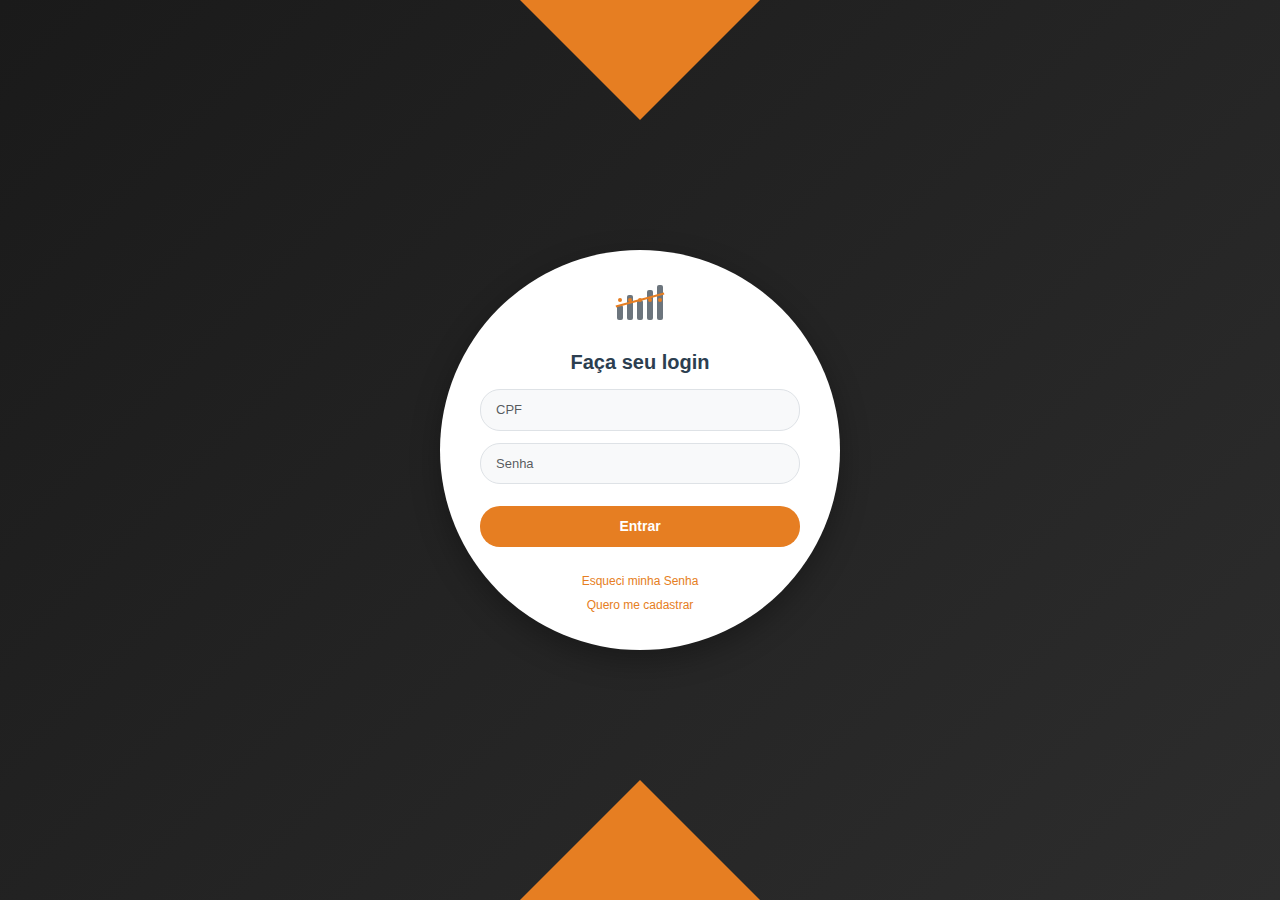
<file: index.html>
<!DOCTYPE html>
<html lang="pt-BR">
<head>
    <meta charset="UTF-8">
    <meta name="viewport" content="width=device-width, initial-scale=1.0">
    <title>Fintech - Login</title>
    <link href="https://cdnjs.cloudflare.com/ajax/libs/bootstrap/5.3.2/css/bootstrap.min.css" rel="stylesheet">
    <link href="https://cdnjs.cloudflare.com/ajax/libs/font-awesome/6.4.0/css/all.min.css" rel="stylesheet">
    <link href="style.css" rel="stylesheet">
</head>
<body>
    <div class="triangle-top"></div>
    <div class="triangle-bottom"></div>

    <div class="container-fluid login-container">
        <div class="login-card">
            <div class="logo-container">
                <div class="chart-icon">
                    <div class="bar"></div>
                    <div class="bar"></div>
                    <div class="bar"></div>
                    <div class="bar"></div>
                    <div class="bar"></div>
                    <div class="trend-line"></div>
                    <div class="trend-dots">
                        <div class="dot"></div>
                        <div class="dot"></div>
                        <div class="dot"></div>
                        <div class="dot"></div>
                        <div class="dot"></div>
                    </div>
                </div>
            </div>

            <h2 class="screen-title">Faça seu login</h2>

            <form style="width: 100%;">
                <div class="form-group">
                    <input type="text" class="form-control" placeholder="CPF" required>
                </div>
                <div class="form-group">
                    <input type="password" class="form-control" placeholder="Senha" required>
                </div>
                <button type="submit" class="btn-primary-custom">Entrar</button>
            </form>

            <div class="screen-links">
                <a href="#">Esqueci minha Senha</a>
                <a href="#">Quero me cadastrar</a>
            </div>
        </div>
    </div>
</body>
</html>
</file>
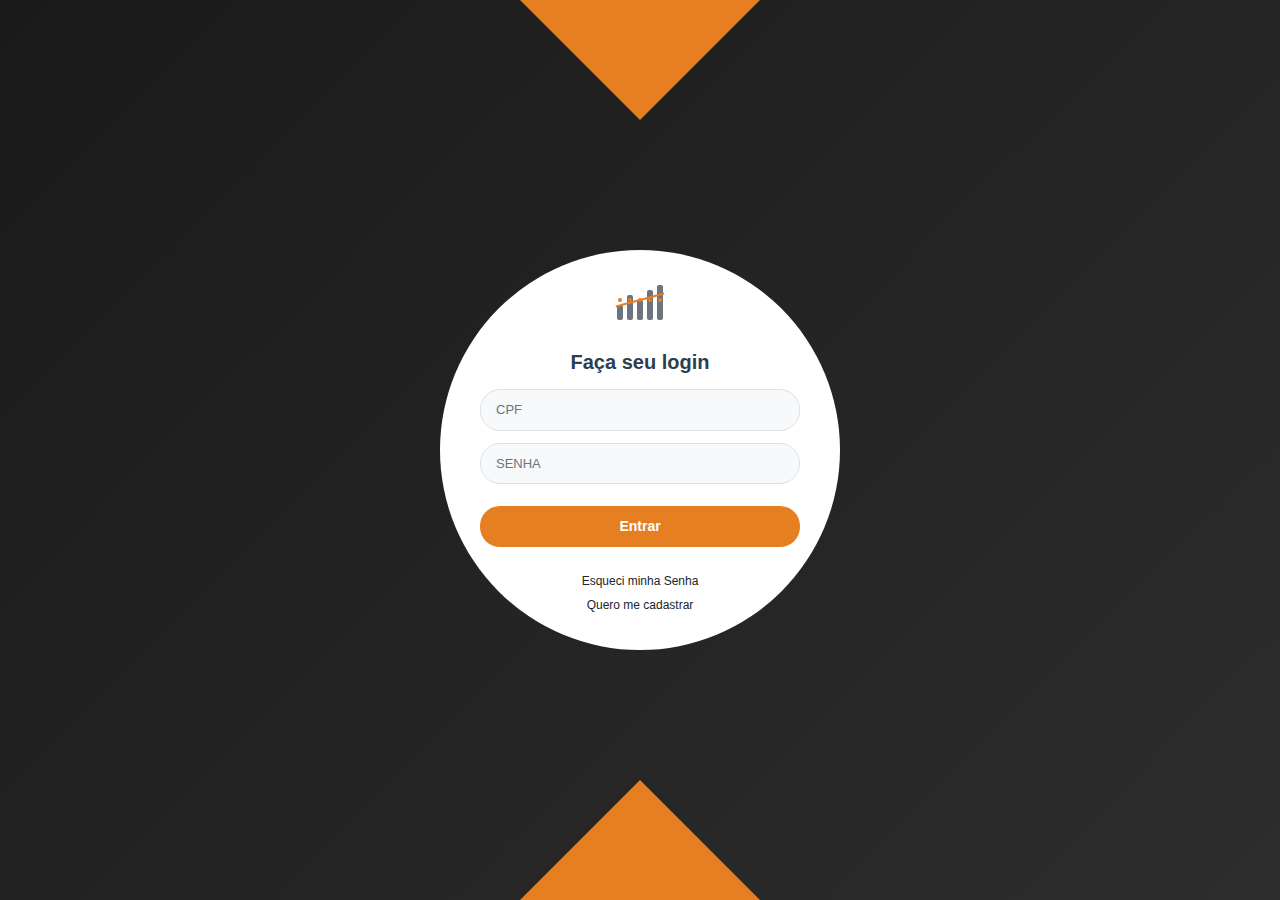
<file: login_screen.html>
<!DOCTYPE html>
<html lang="pt-BR">
<head>
    <meta charset="UTF-8">
    <meta name="viewport" content="width=device-width, initial-scale=1.0">
    <title>Fintech - Sistema de Login</title>
    <link href="https://cdnjs.cloudflare.com/ajax/libs/bootstrap/5.3.2/css/bootstrap.min.css" rel="stylesheet">
    <link href="https://cdnjs.cloudflare.com/ajax/libs/font-awesome/6.4.0/css/all.min.css" rel="stylesheet">
    <link href="css/css_file.css" rel="stylesheet">
</head>
<body>
    <!-- Elementos decorativos -->
    <div class="triangle-top"></div>
    <div class="triangle-bottom"></div>

    <!-- Container principal -->
    <div class="container-fluid login-container">
        <div class="login-card">
            <!-- Botão voltar -->
            <button class="btn-back" id="btnBack" style="display: none;" onclick="goBack()">
                <i class="fas fa-arrow-left"></i>
            </button>

            <!-- TELA DE LOGIN -->
            <div class="screen active" id="loginScreen">
                <div class="logo-container">
                    <div class="chart-icon">
                        <div class="bar"></div>
                        <div class="bar"></div>
                        <div class="bar"></div>
                        <div class="bar"></div>
                        <div class="bar"></div>
                        <div class="trend-line"></div>
                        <div class="trend-dots">
                            <div class="dot"></div>
                            <div class="dot"></div>
                            <div class="dot"></div>
                            <div class="dot"></div>
                            <div class="dot"></div>
                        </div>
                    </div>
                </div>

                <h2 class="screen-title">Faça seu login</h2>

                <form id="loginForm" style="width: 100%;">
                    <div class="form-group">
                        <input type="text" class="form-control" placeholder="CPF" id="loginCpf" required>
                    </div>
                    <div class="form-group">
                        <input type="password" class="form-control" placeholder="SENHA" id="loginSenha" required>
                    </div>
                    <button type="submit" class="btn-primary-custom">Entrar</button>
                </form>

                <div class="screen-links">
                    <a onclick="showScreen('forgotScreen')">Esqueci minha Senha</a>
                    <a onclick="showScreen('registerScreen')">Quero me cadastrar</a>
                </div>
            </div>

            <!-- TELA ESQUECI MINHA SENHA -->
            <div class="screen" id="forgotScreen">
                <div class="logo-container">
                    <div class="icon-container">
                        <i class="fas fa-key"></i>
                    </div>
                </div>

                <h2 class="screen-title">Recuperar Senha</h2>
                <p class="screen-subtitle">Digite seu CPF para receber as instruções</p>

                <form id="forgotForm" style="width: 100%;">
                    <div class="form-group">
                        <input type="text" class="form-control" placeholder="Digite seu CPF" id="forgotCpf" required>
                    </div>
                    <button type="submit" class="btn-primary-custom">Enviar Instruções</button>
                </form>

                <div class="screen-links">
                    <a onclick="showScreen('loginScreen')">Voltar ao Login</a>
                    <a onclick="showScreen('registerScreen')">Criar nova conta</a>
                </div>
            </div>

            <!-- TELA DE CADASTRO -->
            <div class="screen" id="registerScreen">
                <div class="logo-container">
                    <div class="icon-container">
                        <i class="fas fa-user-plus"></i>
                    </div>
                </div>

                <h2 class="screen-title">Criar Conta</h2>

                <form id="registerForm" style="width: 100%;">
                    <div class="form-group">
                        <input type="text" class="form-control" placeholder="Nome Completo" id="registerNome" required>
                    </div>
                    <div class="form-group">
                        <input type="text" class="form-control" placeholder="CPF" id="registerCpf" required>
                    </div>
                    <div class="form-group">
                        <input type="email" class="form-control" placeholder="E-mail" id="registerEmail" required>
                    </div>
                    <div class="form-group">
                        <input type="password" class="form-control" placeholder="Senha" id="registerSenha" required>
                    </div>
                    <div class="form-group">
                        <input type="password" class="form-control" placeholder="Confirmar Senha" id="registerConfirmSenha" required>
                    </div>
                    <button type="submit" class="btn-primary-custom">Criar Conta</button>
                </form>

                <div class="screen-links">
                    <a onclick="showScreen('loginScreen')">Já tenho conta</a>
                </div>
            </div>
        </div>
    </div>

    <script src="https://cdnjs.cloudflare.com/ajax/libs/bootstrap/5.3.2/js/bootstrap.bundle.min.js"></script>
</body>
</html>
</file>
<file: style.css>
body {
    background: linear-gradient(135deg, #1a1a1a 0%, #2d2d2d 100%);
    min-height: 100vh;
    font-family: 'Segoe UI', Tahoma, Geneva, Verdana, sans-serif;
    overflow-x: hidden;
}
.triangle-top, .triangle-bottom {
    position: absolute;
    left: 50%;
    transform: translateX(-50%);
    width: 0;
    height: 0;
    border-left: 120px solid transparent;
    border-right: 120px solid transparent;
    z-index: 1;
}
.triangle-top { top: 0; border-top: 120px solid #e67e22; }
.triangle-bottom { bottom: 0; border-bottom: 120px solid #e67e22; }
.login-container {
    position: relative;
    z-index: 2;
    min-height: 100vh;
    display: flex;
    align-items: center;
    justify-content: center;
    padding: 20px;
}
.login-card {
    background: #ffffff;
    border-radius: 50%;
    width: 400px;
    height: 400px;
    display: flex;
    flex-direction: column;
    align-items: center;
    justify-content: center;
    box-shadow: 0 10px 30px rgba(0, 0, 0, 0.3);
    padding: 40px;
    position: relative;
}
.logo-container { margin-bottom: 20px; }
.chart-icon {
    display: flex;
    align-items: end;
    gap: 4px;
    margin-bottom: 10px;
    position: relative;
    height: 40px;
    justify-content: center;
}
.bar {
    background: #6c757d;
    border-radius: 2px;
}
.bar:nth-child(1) { width: 6px; height: 15px; }
.bar:nth-child(2) { width: 6px; height: 25px; }
.bar:nth-child(3) { width: 6px; height: 20px; }
.bar:nth-child(4) { width: 6px; height: 30px; }
.bar:nth-child(5) { width: 6px; height: 35px; }
.trend-line {
    position: absolute;
    width: 50px;
    height: 2px;
    background: #e67e22;
    top: 50%;
    left: 50%;
    transform: translate(-50%, -50%) rotate(-15deg);
}
.trend-dots {
    position: absolute;
    top: 50%;
    left: 50%;
    transform: translate(-50%, -50%);
    display: flex;
    gap: 6px;
}
.dot {
    width: 4px;
    height: 4px;
    background: #e67e22;
    border-radius: 50%;
}
.screen-title {
    color: #2c3e50;
    font-size: 20px;
    font-weight: 600;
    margin-bottom: 15px;
    text-align: center;
}
.form-group {
    width: 100%;
    margin-bottom: 12px;
}
.form-control {
    background: #f8f9fa;
    border: 1px solid #dee2e6;
    border-radius: 20px;
    padding: 10px 15px;
    font-size: 13px;
    color: #495057;
    width: 100%;
}
.form-control:focus {
    background: #ffffff;
    border-color: #e67e22;
    box-shadow: 0 0 0 0.2rem rgba(230, 126, 34, 0.25);
    outline: none;
}
.btn-primary-custom {
    background: #e67e22;
    border: none;
    border-radius: 20px;
    color: white;
    padding: 10px 25px;
    font-weight: 600;
    margin: 10px 0;
    cursor: pointer;
    width: 100%;
    font-size: 14px;
}
.btn-primary-custom:hover {
    background: #d35400;
}
.screen-links {
    text-align: center;
    margin-top: 15px;
}
.screen-links a {
    color: #e67e22;
    text-decoration: none;
    font-size: 12px;
    font-weight: 500;
    display: block;
    margin-bottom: 6px;
}
.screen-links a:hover {
    color: #d35400;
    text-decoration: underline;
}
</file>
<file: css/css_file.css>
/* === ESTILOS === */
body {
    background: linear-gradient(135deg, #1a1a1a 0%, #2d2d2d 100%);
    min-height: 100vh;
    font-family: 'Segoe UI', Tahoma, Geneva, Verdana, sans-serif;
    position: relative;
    overflow-x: hidden;
}

/* === ELEMENTOS DA PAG PRINCIPAL LOGIN === */
.triangle-top {
    position: absolute;
    top: 0;
    left: 50%;
    transform: translateX(-50%);
    width: 0;
    height: 0;
    border-left: 120px solid transparent;
    border-right: 120px solid transparent;
    border-top: 120px solid #e67e22;
    z-index: 1;
}

.triangle-bottom {
    position: absolute;
    bottom: 0;
    left: 50%;
    transform: translateX(-50%);
    width: 0;
    height: 0;
    border-left: 120px solid transparent;
    border-right: 120px solid transparent;
    border-bottom: 120px solid #e67e22;
    z-index: 1;
}

/* === CONTAINER PRINCIPAL === */
.login-container {
    position: relative;
    z-index: 2;
    min-height: 100vh;
    display: flex;
    align-items: center;
    justify-content: center;
    padding: 20px;
}

/* === CIRCULO DA TELA COM DADOS === */
.login-card {
    background: #ffffff;
    border-radius: 50%;
    width: 400px;
    height: 400px;
    display: flex;
    flex-direction: column;
    align-items: center;
    justify-content: center;
    padding: 40px;
    position: relative;
}

/* === TELAS === */
.screen {
    display: none;
    width: 100%;
}

.screen.active {
    display: flex;
    flex-direction: column;
    align-items: center;
}

/* === LOGO/ICONE === */
.logo-container {
    margin-bottom: 20px;
}

.chart-icon {
    display: flex;
    align-items: end;
    gap: 4px;
    margin-bottom: 10px;
    position: relative;
    height: 40px;
    justify-content: center;
}

.bar {
    background: #6c757d;
    border-radius: 2px;
}

.bar:nth-child(1) { width: 6px; height: 15px; }
.bar:nth-child(2) { width: 6px; height: 25px; }
.bar:nth-child(3) { width: 6px; height: 20px; }
.bar:nth-child(4) { width: 6px; height: 30px; }
.bar:nth-child(5) { width: 6px; height: 35px; }

.trend-line {
    position: absolute;
    width: 50px;
    height: 2px;
    background: #e67e22;
    top: 50%;
    left: 50%;
    transform: translate(-50%, -50%) rotate(-15deg);
}

.trend-dots {
    position: absolute;
    top: 50%;
    left: 50%;
    transform: translate(-50%, -50%);
    display: flex;
    gap: 6px;
}

.dot {
    width: 4px;
    height: 4px;
    background: #e67e22;
    border-radius: 50%;
}

.icon-container {
    font-size: 35px;
    color: #e67e22;
    margin-bottom: 10px;
}

/* === TITULOS === */
.screen-title {
    color: #2c3e50;
    font-size: 20px;
    font-weight: 600;
    margin-bottom: 15px;
    text-align: center;
}

.screen-subtitle {
    font-size: 11px;
    color: #6c757d;
    text-align: center;
    margin-bottom: 20px;
}

/* === INPUTs === */
.form-group {
    width: 100%;
    margin-bottom: 12px;
}

.form-control {
    background: #f8f9fa;
    border: 1px solid #dee2e6;
    border-radius: 20px;
    padding: 10px 15px;
    font-size: 13px;
    color: #495057;
    width: 100%;
}

.form-control:focus {
    background: #ffffff;
    border-color: #e67e22;
    box-shadow: 0 0 0 0.2rem rgba(230, 126, 34, 0.25);
    outline: none;
}

.form-control::placeholder {
    color: #6c757d;
}

/* === BOTAO PRINCIPAL === */
.btn-primary-custom {
    background: #e67e22;
    border: none;
    border-radius: 20px;
    color: white;
    padding: 10px 25px;
    font-weight: 600;
    margin: 10px 0;
    cursor: pointer;
    width: 100%;
    font-size: 14px;
}

.btn-primary-custom:hover {
    background: #d35400;
}

/* === BOTAO VOLTAR === */
.btn-back {
    position: absolute;
    top: 25px;
    left: 25px;
    background: none;
    border: none;
    color: #6c757d;
    font-size: 16px;
    cursor: pointer;
    width: 35px;
    height: 35px;
    border-radius: 50%;
    display: flex;
    align-items: center;
    justify-content: center;
}

.btn-back:hover {
    background: rgba(230, 126, 34, 0.1);
    color: #e67e22;
}

/* === LINKS === */
.screen-links {
    text-align: center;
    margin-top: 15px;
}

.screen-links a {
    color: #e67e22;
    text-decoration: none;
    font-size: 12px;
    font-weight: 500;
    display: block;
    margin-bottom: 6px;
    cursor: pointer;
}

.screen-links a:hover {
    color: #d35400;
    text-decoration: underline;
}

#registerScreen .screen-links a:last-child {
    color: #cccccc;;
}

/* === MENSAGENS === */
.alert-custom {
    background: rgba(230, 126, 34, 0.1);
    border: 1px solid rgba(230, 126, 34, 0.3);
    color: #d35400;
    border-radius: 10px;
    padding: 8px 12px;
    font-size: 11px;
    margin: 8px 0;
    text-align: center;
}

.alert-success {
    background: rgba(39, 174, 96, 0.1);
    border-color: rgba(39, 174, 96, 0.3);
    color: #27ae60;
}

/* === RESPONSIVO === */
@media (max-width: 768px) {
    .triangle-top, .triangle-bottom {
        border-left-width: 80px;
        border-right-width: 80px;
        border-top-width: 80px;
        border-bottom-width: 80px;
    }

    .login-card {
        width: 350px;
        height: 350px;
        padding: 30px;
    }

    .screen-title {
        font-size: 18px;
    }
}

@media (max-width: 480px) {
    .login-card {
        width: 300px;
        height: 300px;
        padding: 25px;
    }

    .screen-title {
        font-size: 16px;
    }

    .form-control {
        padding: 8px 12px;
        font-size: 12px;
    }

    .btn-primary-custom {
        padding: 8px 20px;
        font-size: 13px;
    }
}
</file>
